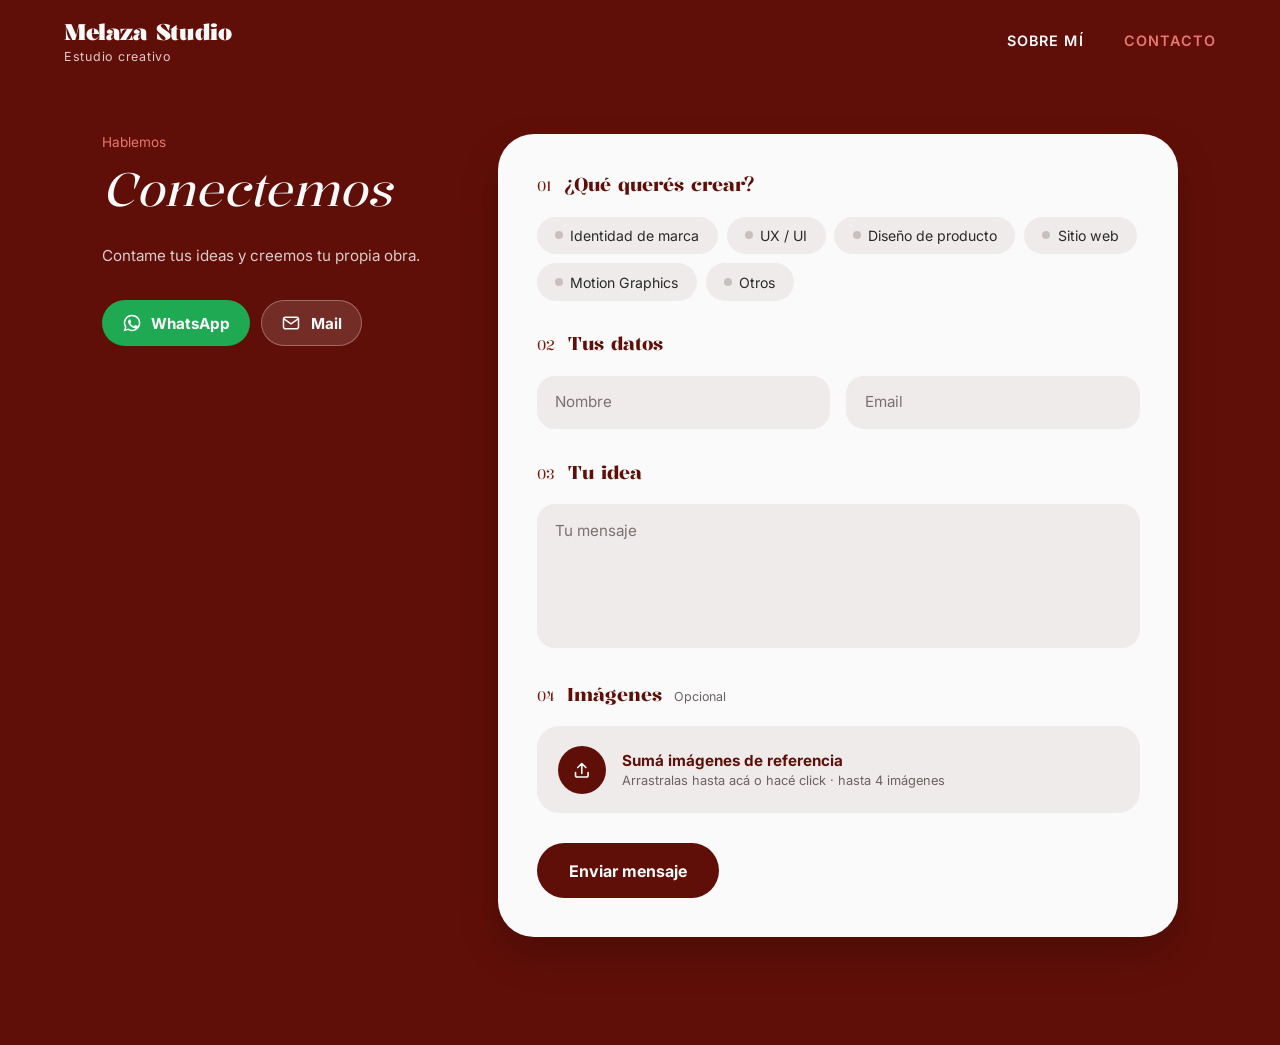
<file: contacto.html>
<!DOCTYPE html>
<html lang="es">
<head>
  <meta charset="UTF-8">
  <meta name="viewport" content="width=device-width, initial-scale=1.0">
  <title>Contacto — Melaza Studio</title>
  <link rel="icon" type="image/png" href="favicon-claro.png" media="(prefers-color-scheme: light)">
  <link rel="icon" type="image/png" href="favicon-oscuro.png" media="(prefers-color-scheme: dark)">
  <link rel="apple-touch-icon" href="apple-touch-icon.png">
  <link rel="preconnect" href="https://fonts.googleapis.com">
  <link rel="preconnect" href="https://fonts.gstatic.com" crossorigin>
  <link href="https://fonts.googleapis.com/css2?family=Inter:ital,wght@0,400;0,600;0,700;1,400;1,700&family=Kalnia:ital,wght@0,400;0,600;0,700;1,400;1,600;1,700&display=swap" rel="stylesheet">
  <link rel="stylesheet" href="pagina.css">
  <style>
    /* ==========================================================================
       CONTACTO — formulario en tarjeta blanca sobre la banda roja
       Cuatro pasos numerados (como los títulos de sección del resto del sitio),
       campos rellenos sin bordes y zona para sumar imágenes de referencia.
       ========================================================================== */
    /* Toda la página es roja: la banda se funde con el fondo y la cabecera pasa a blanco */
    html, body { background: var(--primary); }
    .brand .logo, .brand .tagline { color: var(--paper); }
    nav a { color: var(--paper); }
    nav a[aria-current="page"] { color: var(--sel); }
    main { padding-left: 0; }
    .band { background: transparent; border-radius: 0; animation: none; align-items: flex-start; justify-content: center; gap: clamp(2rem, 5vw, 5rem); padding: 4vh 7vw 7vh; min-height: 0; }
    /* Columna de texto con ancho fijo y título proporcional: el texto nunca invade al formulario */
    .band .head { flex: none; position: sticky; top: calc(var(--header-h) + 4vh); width: clamp(250px, 26vw, 380px); }
    .band .head p { max-width: none; text-wrap: balance; }
    .cp-direct { margin-top: 2rem; display: flex; flex-direction: row; flex-wrap: nowrap; align-items: center; gap: .7rem; }
    .cp-btn { display: inline-flex; align-items: center; gap: .6rem; padding: .8rem 1.25rem; border-radius: 999px; background: rgba(250,250,250,.12); color: var(--paper); font: 600 .95rem var(--font-body); text-decoration: none; box-shadow: inset 0 0 0 1px rgba(250,250,250,.3); transition: background .3s, color .3s, transform .3s cubic-bezier(.2,.8,.2,1); }
    .cp-btn svg { flex: none; }
    .cp-btn.wa { background: #1EA952; box-shadow: none; color: #fff; }
    .cp-btn.wa:hover, .cp-btn.wa:focus-visible { background: #25C560; color: #fff; }
    .cp-btn:hover, .cp-btn:focus-visible { background: var(--paper); color: var(--primary); transform: translateY(-2px); outline: none; }
    .band .head h1 { font-size: clamp(2rem, 3.6vw, 3.4rem); overflow-wrap: anywhere; }
    .cp-form { flex: 1; min-width: 0; max-width: 680px; position: relative; background: var(--paper); color: #1b1b1b; border-radius: 36px; padding: clamp(1.6rem, 3vw, 2.8rem); box-shadow: 0 18px 40px rgba(0,0,0,.2); display: flex; flex-direction: column; gap: 1.9rem; }
    .cp-sec { display: flex; align-items: baseline; gap: .8rem; margin-bottom: -.7rem; }
    .cp-n { font-family: var(--font-title); font-size: .85rem; color: var(--primary-hover); }
    .cp-sec h2 { font-family: var(--font-title); font-weight: 600; font-size: 1.15rem; color: var(--primary); }
    .cp-sec small { font-size: .78rem; color: #6b6361; }

    /* Opciones (pastillas) */
    .cp-chips { border: 0; display: flex; flex-wrap: wrap; gap: .55rem; }
    .cp-chip { cursor: pointer; }
    .cp-chip input { position: absolute; opacity: 0; pointer-events: none; }
    .cp-chip span { display: inline-flex; align-items: center; gap: .45rem; padding: .65rem 1.15rem; border-radius: 999px; background: #EFEBEA; color: #2a2a2a; font-size: .88rem; transition: background .25s, color .25s, transform .25s; }
    .cp-chip span::before { content: ""; width: .5rem; height: .5rem; border-radius: 50%; background: #C9C0BE; transition: background .25s; }
    .cp-chip:hover span { background: #E4DDDB; }
    .cp-chip input:checked + span { background: var(--primary); color: var(--paper); transform: translateY(-1px); }
    .cp-chip input:checked + span::before { background: var(--sel); }
    .cp-chip input:focus-visible + span { outline: 2px solid var(--sel); outline-offset: 2px; }

    /* Campos con etiqueta flotante */
    .cp-row { display: grid; grid-template-columns: 1fr 1fr; gap: 1rem; }
    .cp-f { position: relative; display: block; min-width: 0; }
    .cp-f input, .cp-f textarea { width: 100%; font: 400 1rem var(--font-body); color: #1b1b1b; background: #EFEBEA; border: 0; border-radius: 18px; padding: 1.5rem 1.15rem .6rem; outline: none; resize: none; transition: background .25s, box-shadow .25s; }
    .cp-f textarea { min-height: 9rem; }
    .cp-f > span { position: absolute; left: 1.15rem; top: 1.05rem; font-size: .95rem; color: #7a7270; pointer-events: none; transition: transform .2s ease, font-size .2s ease, color .2s ease; transform-origin: left top; }
    .cp-f input:focus + span, .cp-f input:not(:placeholder-shown) + span,
    .cp-f textarea:focus + span, .cp-f textarea:not(:placeholder-shown) + span { transform: translateY(-.62rem); font-size: .72rem; color: var(--primary-hover); }
    .cp-f input:hover, .cp-f textarea:hover { background: #E8E2E0; }
    .cp-f input:focus, .cp-f textarea:focus { background: #fff; box-shadow: 0 0 0 3px rgba(96,15,8,.35); }

    /* Zona de imágenes */
    .cp-drop { display: flex; align-items: center; gap: 1rem; padding: 1.2rem 1.3rem; border-radius: 22px; background: #EFEBEA; cursor: pointer; transition: background .25s, box-shadow .25s; }
    .cp-drop:hover, .cp-drop.over, .cp-drop:focus-within { background: #E8E2E0; }
    .cp-drop.over { box-shadow: 0 0 0 3px rgba(96,15,8,.35); }
    .cp-drop input { position: absolute; width: 1px; height: 1px; opacity: 0; }
    .cp-drop .ico { flex: none; width: 3rem; height: 3rem; border-radius: 50%; background: var(--primary); color: var(--paper); display: grid; place-items: center; }
    .cp-drop .ico svg { width: 1.35rem; height: 1.35rem; }
    .cp-drop b { display: block; font-size: .95rem; color: var(--primary); }
    .cp-drop em { display: block; font-style: normal; font-size: .8rem; color: #6b6361; margin-top: .15rem; }
    .cp-thumbs { list-style: none; display: flex; flex-wrap: wrap; gap: .7rem; margin-top: -.5rem; }
    .cp-thumbs:empty { display: none; }
    .cp-thumbs li { position: relative; width: 84px; height: 84px; border-radius: 18px; overflow: hidden; background: #EFEBEA; }
    .cp-thumbs img { width: 100%; height: 100%; object-fit: cover; display: block; }
    .cp-thumbs button { position: absolute; top: 5px; right: 5px; width: 24px; height: 24px; border: 0; border-radius: 50%; background: rgba(27,27,27,.78); color: #fff; font-size: 14px; line-height: 1; cursor: pointer; display: grid; place-items: center; transition: background .2s; }
    .cp-thumbs button:hover, .cp-thumbs button:focus-visible { background: var(--primary); outline: none; }

    /* Envío */
    .cp-foot { display: flex; align-items: center; gap: 1.2rem; flex-wrap: wrap; }
    .cp-send { display: inline-flex; align-items: center; gap: .8rem; font: 600 1rem var(--font-body); color: var(--paper); background: var(--primary); border: 0; border-radius: 999px; padding: 1.1rem 2rem; cursor: pointer; transition: background .3s, transform .3s cubic-bezier(.2,.8,.2,1); }
    .cp-send:hover, .cp-send:focus-visible { background: var(--primary-hover); transform: translateY(-2px); outline: none; }
    .cp-send:disabled { opacity: .6; cursor: progress; transform: none; }
    .cp-msg { flex: 1; min-width: 12ch; min-height: 1.2em; font-size: .86rem; line-height: 1.4; color: var(--primary-hover); }
    .cp-msg.ok { color: #1F6B3A; }
    .cp-msg.err { color: #B3261E; }
    .ct-honey { position: absolute; left: -9999px; width: 1px; height: 1px; opacity: 0; }

    /* Mensaje de gracias */
    .cp-thanks { display: none; flex-direction: column; align-items: flex-start; gap: 1rem; padding: clamp(1rem, 3vw, 2rem) 0; }
    .cp-thanks .tick { width: 3.4rem; height: 3.4rem; border-radius: 50%; background: var(--primary); color: var(--paper); display: grid; place-items: center; }
    .cp-thanks h2 { font-family: var(--font-title); font-style: italic; font-weight: 400; font-size: clamp(1.8rem, 3vw, 2.5rem); color: var(--primary); line-height: 1.1; }
    .cp-thanks p { font-size: .98rem; line-height: 1.6; color: #2a2a2a; max-width: 38ch; }
    .cp-thanks button { font: 600 .9rem var(--font-body); color: var(--primary); background: rgba(96,15,8,.09); border: 0; border-radius: 999px; padding: .85rem 1.5rem; cursor: pointer; transition: background .3s; }
    .cp-thanks button:hover, .cp-thanks button:focus-visible { background: rgba(96,15,8,.17); outline: none; }
    .cp-form.sent > :not(.cp-thanks) { display: none; }
    .cp-form.sent .cp-thanks { display: flex; }

    @media (max-width: 900px), (max-aspect-ratio: 1/1) {
      .band .head { position: static; width: 100%; }
      .band { padding: 4vh 6vw 6vh 6vw; }
      .cp-form { width: 100%; max-width: none; border-radius: 28px; }
    }
    @media (max-width: 560px) { .cp-row { grid-template-columns: 1fr; } }
  </style>
</head>
<body>
  <header>
    <a class="brand" href="index.html"><span class="logo">Melaza Studio</span><span class="tagline">Estudio creativo</span></a>
    <nav>
      <ul>
        <li><a href="sobre-mi.html">Sobre mí</a></li>
        <li><a href="contacto.html" aria-current="page">Contacto</a></li>
      </ul>
    </nav>
  </header>

  <main>
    <section class="band">
      <div class="head rise" style="--d:.35s">
        <span class="label">Hablemos</span>
        <h1>Conectemos</h1>
        <p>Contame tus ideas y creemos tu propia obra.</p>
        <!-- Canales directos (el mail sale de CONTACT_EMAIL en proyectos.js) -->
        <div class="cp-direct" role="group" aria-label="Escribime directo">
          <a class="cp-btn wa" id="cp-wa" href="#" target="_blank" rel="noopener"><svg class="wa" viewBox="0 0 24 24" width="20" height="20" fill="currentColor" aria-hidden="true"><path d="M12.04 2a9.9 9.9 0 0 0-8.5 14.93L2 22l5.2-1.5A9.9 9.9 0 1 0 12.04 2zm0 1.8a8.1 8.1 0 1 1-4.2 15.04l-.3-.18-3 .87.9-2.92-.2-.3A8.1 8.1 0 0 1 12.04 3.8zm-3.1 4.1c-.2 0-.5.07-.75.35-.25.28-.97.95-.97 2.3s1 2.7 1.13 2.88c.14.18 1.93 3.07 4.77 4.18 2.36.93 2.84.75 3.35.7.51-.05 1.65-.67 1.88-1.32.23-.65.23-1.2.16-1.32-.07-.12-.25-.18-.53-.32-.28-.14-1.65-.82-1.9-.91-.26-.09-.44-.14-.63.14-.18.28-.72.9-.88 1.09-.16.18-.32.2-.6.07-.28-.14-1.18-.44-2.25-1.4-.83-.74-1.39-1.65-1.55-1.93-.16-.28-.02-.43.12-.57.13-.12.28-.32.42-.49.14-.16.18-.28.28-.46.09-.19.05-.35-.02-.49-.07-.14-.63-1.5-.86-2.06-.22-.54-.45-.46-.63-.47h-.54z"/></svg><b>WhatsApp</b></a>
          <a class="cp-btn" id="cp-mail" href="#"><svg viewBox="0 0 24 24" width="20" height="20" fill="none" stroke="currentColor" stroke-width="1.8" stroke-linecap="round" stroke-linejoin="round" aria-hidden="true"><rect x="3" y="5" width="18" height="14" rx="2.5"/><path d="M3.5 7l8.5 6 8.5-6"/></svg><b>Mail</b></a>
        </div>
      </div>
      <form id="ct-form" class="cp-form rise" style="--d:.5s" novalidate>
        <div class="cp-sec"><span class="cp-n">01</span><h2>¿Qué querés crear?</h2></div>
        <fieldset class="cp-chips" id="cp-chips"></fieldset>

        <div class="cp-sec"><span class="cp-n">02</span><h2>Tus datos</h2></div>
        <div class="cp-row">
          <label class="cp-f"><input name="nombre" type="text" autocomplete="name" placeholder=" " required><span>Nombre</span></label>
          <label class="cp-f"><input name="email" type="email" autocomplete="email" placeholder=" " required><span>Email</span></label>
        </div>

        <div class="cp-sec"><span class="cp-n">03</span><h2>Tu idea</h2></div>
        <label class="cp-f"><textarea name="mensaje" rows="5" placeholder=" " required></textarea><span>Tu mensaje</span></label>

        <div class="cp-sec"><span class="cp-n">04</span><h2>Imágenes</h2><small>Opcional</small></div>
        <label class="cp-drop" id="cp-drop">
          <input type="file" id="cp-file" accept="image/*" multiple>
          <span class="ico" aria-hidden="true"><svg viewBox="0 0 24 24" fill="none" stroke="currentColor" stroke-width="1.8" stroke-linecap="round" stroke-linejoin="round"><path d="M12 16V5M7.5 9.5L12 5l4.5 4.5"/><path d="M5 15v3a2 2 0 002 2h10a2 2 0 002-2v-3"/></svg></span>
          <span><b>Sumá imágenes de referencia</b><em>Arrastralas hasta acá o hacé click · hasta 4 imágenes</em></span>
        </label>
        <ul class="cp-thumbs" id="cp-thumbs" aria-label="Imágenes agregadas"></ul>

        <input class="ct-honey" type="text" name="_honey" tabindex="-1" autocomplete="off" aria-hidden="true">
        <div class="cp-foot">
          <button class="cp-send" type="submit"><b>Enviar mensaje</b></button>
          <p class="cp-msg" role="status" aria-live="polite"></p>
        </div>

        <div class="cp-thanks" role="status">
          <span class="tick" aria-hidden="true"><svg width="24" height="24" viewBox="0 0 24 24" fill="none" stroke="currentColor" stroke-width="2.2" stroke-linecap="round" stroke-linejoin="round"><path d="M5 12.5l4.5 4.5L19 7.5"/></svg></span>
          <h2>¡Gracias por escribir!</h2>
          <p>Recibí tu mensaje y te respondo pronto.</p>
          <button type="button" id="cp-again">Enviar otro mensaje</button>
        </div>
      </form>
    </section>
  </main>

  <!-- CONTACT_EMAIL y el envío del formulario se definen en proyectos.js -->
  <script src="proyectos.js"></script>
  <script>
    const ctForm = document.getElementById('ct-form');
    const mailA = document.getElementById('cp-mail');
    mailA.href = 'mailto:' + CONTACT_EMAIL + '?subject=' + encodeURIComponent('Consulta desde el portfolio');
    const waA = document.getElementById('cp-wa'); waA.href = whatsappURL('Hola Melina, te escribo desde tu portfolio.'); waA.title = CONTACT_WHATSAPP_LABEL;
    ctForm.addEventListener('submit', (e) => { e.preventDefault(); enviarContacto(ctForm); });

    // Opciones: mismas que el resto del sitio
    document.getElementById('cp-chips').innerHTML = ['Identidad de marca', 'UX / UI', 'Diseño de producto', 'Sitio web', 'Motion Graphics', 'Otros']
      .map(t => `<label class="cp-chip"><input type="checkbox" name="interes" value="${t}"><span>${t}</span></label>`).join('');

    /* Imágenes opcionales: hasta 4. Las fotos pesadas se reducen (máx. 1600 px) para que el mail no supere el límite del servicio. */
    (function () {
      const MAX = 4, LIMIT = 4.5 * 1024 * 1024;
      const drop = document.getElementById('cp-drop'), input = document.getElementById('cp-file');
      const list = document.getElementById('cp-thumbs'), msg = ctForm.querySelector('.cp-msg');
      ctForm._files = [];
      const warn = (t) => { msg.textContent = t; msg.className = 'cp-msg err'; };

      async function shrink(file) {
        if (file.size < 600 * 1024 || !/^image\/(jpeg|png|webp)$/.test(file.type) || !window.createImageBitmap) return file;
        try {
          const bmp = await createImageBitmap(file), k = Math.min(1, 1600 / Math.max(bmp.width, bmp.height));
          const c = document.createElement('canvas'); c.width = Math.round(bmp.width * k); c.height = Math.round(bmp.height * k);
          c.getContext('2d').drawImage(bmp, 0, 0, c.width, c.height);
          const blob = await new Promise(ok => c.toBlob(ok, 'image/jpeg', .82));
          return blob && blob.size < file.size ? new File([blob], file.name.replace(/\.\w+$/, '') + '.jpg', { type: 'image/jpeg' }) : file;
        } catch (e) { return file; }
      }
      function draw() {
        list.innerHTML = '';
        ctForm._files.forEach((f, i) => {
          const li = document.createElement('li'), im = new Image(), b = document.createElement('button');
          im.src = URL.createObjectURL(f); im.alt = f.name; im.onload = () => URL.revokeObjectURL(im.src);
          b.type = 'button'; b.textContent = '×'; b.setAttribute('aria-label', 'Quitar ' + f.name);
          b.addEventListener('click', () => { ctForm._files.splice(i, 1); draw(); });
          li.append(im, b); list.appendChild(li);
        });
      }
      async function add(files) {
        msg.textContent = ''; msg.className = 'cp-msg';
        for (const f of files) {
          if (!f.type.startsWith('image/')) { warn('Solo se pueden agregar imágenes.'); continue; }
          if (ctForm._files.length >= MAX) { warn('Podés agregar hasta ' + MAX + ' imágenes.'); break; }
          const g = await shrink(f);
          const total = ctForm._files.reduce((n, x) => n + x.size, 0) + g.size;
          if (total > LIMIT) { warn('Las imágenes pesan demasiado: probá con menos o más livianas.'); continue; }
          ctForm._files.push(g);
        }
        draw();
      }
      input.addEventListener('change', () => { add([...input.files]); input.value = ''; });
      ['dragenter', 'dragover'].forEach(ev => drop.addEventListener(ev, e => { e.preventDefault(); drop.classList.add('over'); }));
      ['dragleave', 'drop'].forEach(ev => drop.addEventListener(ev, e => { e.preventDefault(); drop.classList.remove('over'); }));
      drop.addEventListener('drop', e => add([...e.dataTransfer.files]));
      ctForm.addEventListener('reset', () => { ctForm._files = []; draw(); });
    })();

    // Enviado: se reemplaza el formulario por el mensaje de gracias
    ctForm.addEventListener('ct:sent', () => { ctForm.classList.add('sent'); });
    document.getElementById('cp-again').addEventListener('click', () => { ctForm.classList.remove('sent'); ctForm.querySelector('.cp-msg').textContent = ''; });
    window.addEventListener('pageshow', () => document.body.classList.remove('is-leaving'));
  </script>
</body>
</html>
</file>
<file: pagina.css>
/* ==========================================================================
   MELAZA STUDIO — estilos compartidos de las páginas "Sobre mí" y "Contacto"
   Misma estética que el resto: banda roja con medio círculo, Kalnia + Inter,
   sin bordes, campos rellenos y esquinas redondeadas.
   ========================================================================== */
:root {
  --primary: #600F08;
  --primary-hover: #7D150B;
  --primary-deep: #3F0A05;
  --paper: #FAFAFA;
  --sel: #E8786D;
  --font-title: 'Kalnia', Georgia, serif;
  --font-body: 'Inter', system-ui, -apple-system, sans-serif;
  --header-h: 80px;
  --band-left: 10vw;
  --hr: min(38vh, 40.5vw);          /* radio del medio círculo de la banda */
}
* { box-sizing: border-box; margin: 0; padding: 0; }
html { background: var(--paper) url("assets/papel.jpg") center / cover fixed; }   /* textura de papel: solo en los espacios blancos (las bandas rojas la tapan) */
body { min-height: 100vh; display: flex; flex-direction: column; background: transparent; color: var(--paper); font-family: var(--font-body); transition: opacity 0.35s ease; }
body.is-leaving { opacity: 0; }

/* ---- Cabecera ---- */
header {
  position: fixed; top: 0; left: 0; width: 100%; height: var(--header-h);
  display: flex; justify-content: space-between; align-items: center;
  padding: 0 5vw; z-index: 30;
}
.brand { display: flex; flex-direction: column; text-decoration: none; }
.brand .logo { font-family: var(--font-title); font-size: 1.4rem; font-weight: 700; letter-spacing: -0.02em; color: var(--primary); }
.brand .tagline { font-size: 0.78rem; letter-spacing: 0.06em; color: var(--primary); opacity: 0.8; margin-top: 2px; }
nav ul { display: flex; align-items: center; gap: 2.5rem; list-style: none; }
nav a { font-size: 0.9rem; font-weight: 600; text-transform: uppercase; letter-spacing: 0.08em; color: #111; text-decoration: none; transition: opacity 0.3s ease; }
nav a:hover { opacity: 0.6; }
nav a[aria-current="page"] { color: var(--primary); }
nav li { display: flex; align-items: center; }
.close { position: relative; width: 24px; height: 24px; color: var(--primary); display: grid; place-items: center; }
.close::after { content: ""; position: absolute; inset: -12px; }
.close::before {
  content: ""; position: absolute; inset: -9px; border-radius: 50%;
  background: color-mix(in srgb, var(--primary) 18%, transparent);
  opacity: 0; transform: scale(0.6);
  transition: opacity 0.25s ease, transform 0.3s cubic-bezier(0.2, 0.8, 0.2, 1);
}
.close:hover::before, .close:focus-visible::before { opacity: 1; transform: scale(1); }
.close svg { width: 22px; height: 22px; }

/* ---- Banda roja con medio círculo a la izquierda ---- */
main { flex: 1; display: flex; align-items: center; padding: calc(var(--header-h) + 2vh) 0 5vh var(--band-left); }
.band {
  width: 100%;
  min-height: 76vh;
  background: var(--primary);
  border-radius: var(--hr) 0 0 var(--hr);
  display: flex;
  align-items: center;
  gap: 9vw;
  padding: 7vh 6vw 7vh calc(var(--hr) * 0.55 + 4vw);
  animation: bandIn 0.9s cubic-bezier(0.2, 0.8, 0.2, 1) both;
}
@keyframes bandIn { from { transform: translateX(14vw); opacity: 0; } to { transform: none; opacity: 1; } }
@keyframes rise { from { opacity: 0; transform: translateY(22px); } to { opacity: 1; transform: none; } }
.rise { animation: rise 0.8s cubic-bezier(0.2, 0.8, 0.2, 1) both; animation-delay: var(--d, 0.3s); }

.label { display: block; font-size: 0.85rem; color: var(--sel); margin-bottom: 1rem; }
.head { flex: none; width: min(32vw, 420px); }
.head h1 { font-family: var(--font-title); font-style: italic; font-weight: 400; font-size: clamp(2.6rem, 6vw, 5.6rem); line-height: 1; margin-bottom: 2rem; }
.head p { font-size: 0.95rem; line-height: 1.6; opacity: 0.8; max-width: 30ch; }

/* ---- Sobre mí ---- */
.text { max-width: 560px; display: flex; flex-direction: column; gap: 1.1rem; }
.text p { font-size: clamp(0.9rem, 1.05vw, 1rem); line-height: 1.65; opacity: 0.92; }
.text strong { font-weight: 700; opacity: 1; }

/* ---- Botón (pastilla rellena) ---- */
.btn {
  align-self: flex-start;
  display: inline-flex;
  font: 600 0.9rem var(--font-body);
  color: var(--primary);
  background: var(--paper);
  border: 0;
  border-radius: 999px;
  padding: 0.95rem 2rem;
  text-decoration: none;
  cursor: pointer;
  transition: background 0.3s ease, color 0.3s ease, transform 0.3s cubic-bezier(0.2, 0.8, 0.2, 1);
}
.btn:hover, .btn:focus-visible { background: var(--sel); color: var(--primary-deep); transform: translateY(-2px); outline: none; }

/* ---- Formulario ---- */

/* ---- Formulario de contacto (compartido) ---- */
.ct-form { flex: none; width: min(560px, 88vw); display: flex; flex-direction: column; gap: 1.5rem; background: rgba(250,250,250,.07); border-radius: 32px; padding: clamp(1.5rem, 2.6vw, 2.4rem); }
.ct-form .ct-chips { border: 0; display: flex; flex-wrap: wrap; gap: .55rem; }
.ct-form .ct-chips legend { font-size: .8rem; color: var(--sel); margin-bottom: .8rem; padding: 0; }
.ct-chip { cursor: pointer; }
.ct-chip input { position: absolute; opacity: 0; pointer-events: none; }
.ct-chip span { display: inline-block; padding: .5rem 1rem; border-radius: 999px; background: rgba(250,250,250,.12); color: var(--paper); font-size: .84rem; transition: background .25s, color .25s, transform .25s; }
.ct-chip:hover span { background: rgba(250,250,250,.22); }
.ct-chip input:checked + span { background: var(--paper); color: var(--primary); font-weight: 600; transform: translateY(-1px); }
.ct-chip input:focus-visible + span { outline: 2px solid var(--sel); outline-offset: 2px; }
.ct-row { display: grid; grid-template-columns: 1fr 1fr; gap: 1rem; }
.ct-f { display: flex; flex-direction: column; gap: .5rem; min-width: 0; }
.ct-f > span { font-size: .8rem; color: var(--sel); }
.ct-f input, .ct-f textarea { width: 100%; font: 400 .95rem var(--font-body); color: var(--paper); background: rgba(250,250,250,.12); border: 0; border-radius: 16px; padding: 1rem 1.15rem; outline: none; resize: none; transition: background .3s; }
.ct-f textarea { min-height: 8.5rem; }
.ct-f input::placeholder, .ct-f textarea::placeholder { color: rgba(250,250,250,.45); }
.ct-f input:hover, .ct-f textarea:hover { background: rgba(250,250,250,.16); }
.ct-f input:focus, .ct-f textarea:focus { background: rgba(250,250,250,.24); }
.ct-honey { position: absolute; left: -9999px; width: 1px; height: 1px; opacity: 0; }
.ct-foot { display: flex; align-items: center; gap: 1.2rem; flex-wrap: wrap; }
.ct-send { display: inline-flex; align-items: center; gap: .8rem; font: 600 .92rem var(--font-body); color: var(--primary); background: var(--paper); border: 0; border-radius: 999px; padding: 1rem 1.7rem; cursor: pointer; transition: background .3s, color .3s, transform .3s cubic-bezier(.2,.8,.2,1); }
.ct-send i { font-style: normal; transition: transform .3s; }
.ct-send:hover, .ct-send:focus-visible { background: var(--sel); color: var(--primary-deep); transform: translateY(-2px); outline: none; }
.ct-send:hover i { transform: translateX(4px); }
.ct-send:disabled { opacity: .6; cursor: progress; transform: none; }
.ct-msg { flex: 1; min-width: 12ch; min-height: 1.2em; font-size: .85rem; line-height: 1.4; color: var(--sel); }
.ct-msg.ok { color: #BFE8C9; }
.ct-msg.err { color: #FFC9C2; }
@media (max-width: 560px) { .ct-row { grid-template-columns: 1fr; } }

/* ---- Pantallas chicas / verticales ---- */
@media (max-width: 900px), (max-aspect-ratio: 1/1) {
  :root { --header-h: 72px; --band-left: 6vw; --hr: min(30vw, 22vh); }
  nav ul { gap: 1.2rem; }
  nav a { font-size: 0.72rem; }
  header { padding: 0 1.2rem; }
  .band { flex-direction: column; align-items: flex-start; justify-content: center; gap: 1.6rem; padding: 7vh 6vw 7vh 9vw; min-height: 76vh; border-radius: var(--hr) 0 0 var(--hr); }
  .head { width: 100%; }
  .head h1 { font-size: clamp(2.4rem, 12vw, 3.6rem); margin-bottom: 0.7rem; }
}
@media (prefers-reduced-motion: reduce) { .band, .rise { animation: none; } }
</file>
